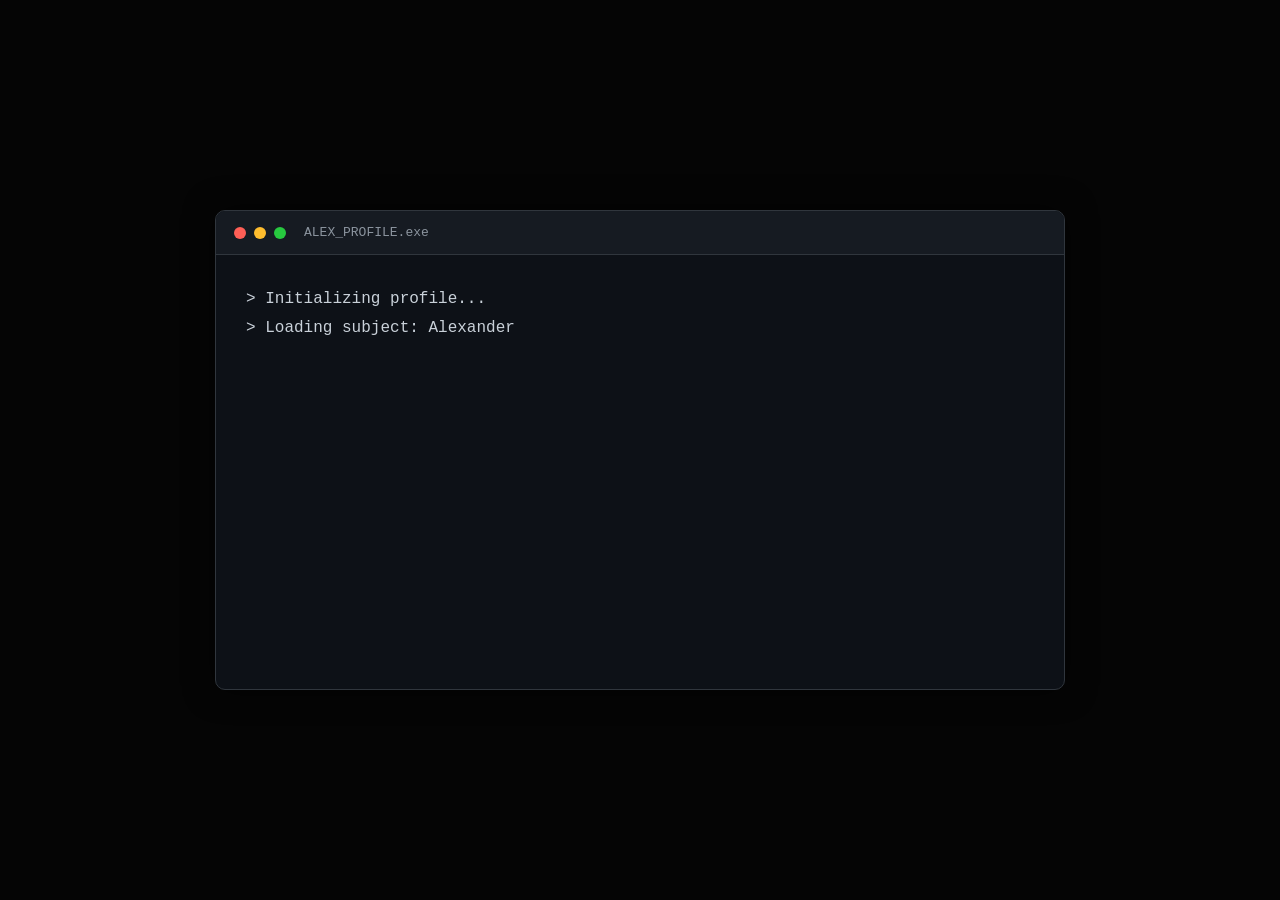
<file: index.html>
<!DOCTYPE html>
<html lang="en">
<head>
    <meta charset="UTF-8">
    <meta name="viewport" content="width=device-width, initial-scale=1.0">

    <title>Alex Profile</title>

    <link rel="stylesheet" href="style.css">
</head>
<body>

    <main class="terminal">
        <div class="terminal-header">
            <span class="dot red"></span>
            <span class="dot yellow"></span>
            <span class="dot green"></span>

            <span class="terminal-title">ALEX_PROFILE.exe</span>
        </div>

        <div class="terminal-content">
            <div id="terminal-text"></div>

            <div id="continue-container" class="hidden">
                <button id="continue-button">
                    READY... 
                </button>
            </div>
        </div>
    </main>

    <script src="script.js"></script>

</body>
</html>
</file>
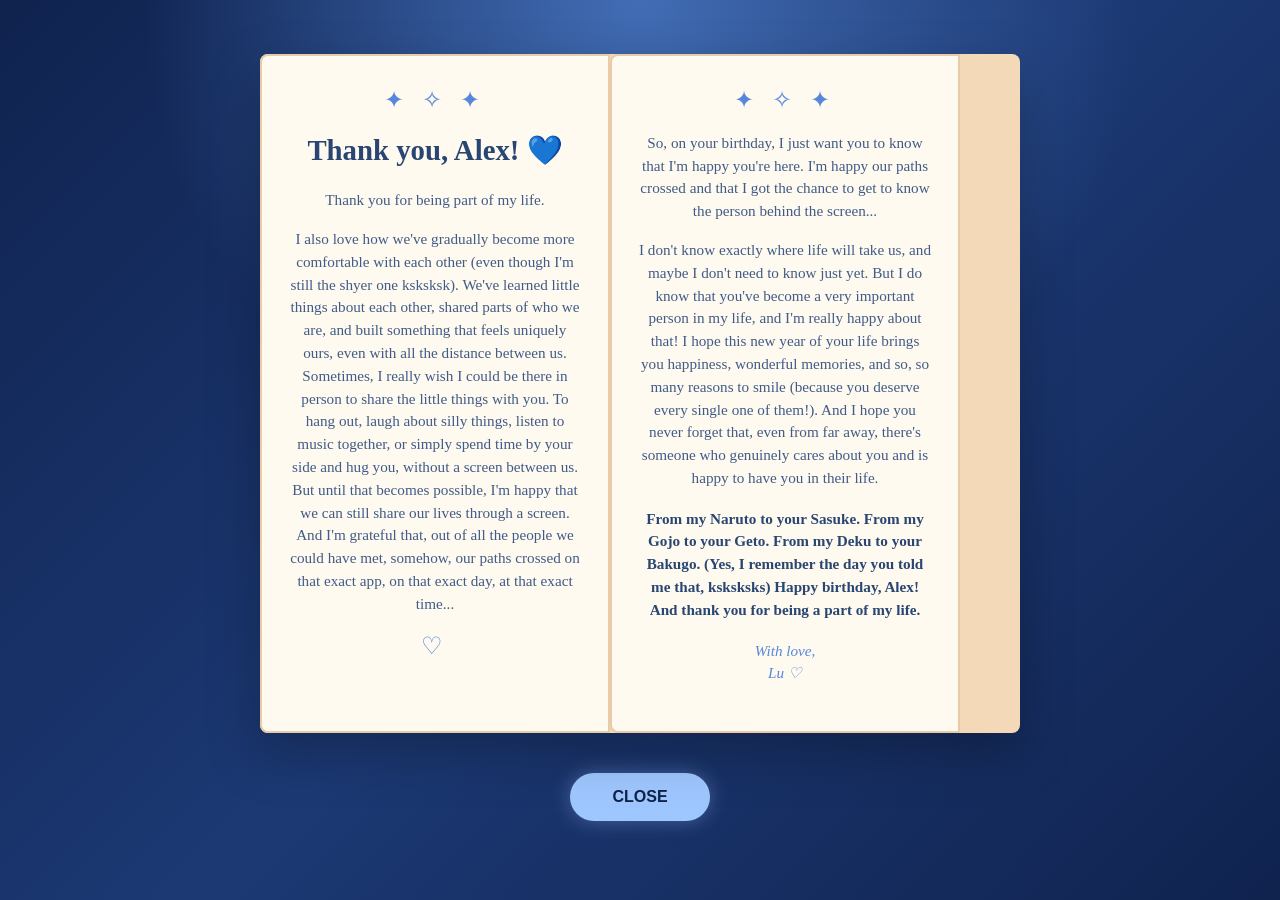
<file: final.html>
<!DOCTYPE html>
<html lang="pt-BR">
<head>
    <meta charset="UTF-8">
    <meta name="viewport" content="width=device-width, initial-scale=1.0">

    <title>One Last Message 💙</title>

    <link rel="stylesheet" href="final.css">
</head>

<body>
    <main class="final-page">

        <section class="card-container">

            <div class="birthday-card">

                <!-- Parte de trás do cartão -->
                <div class="card-back"></div>

                <!-- Parte interna esquerda -->
                <div class="card-inside left-page">
                    <div class="card-decoration">✦ ✧ ✦</div>

                    <h2>Thank you, Alex! 💙</h2>

                    <p>
                        Thank you for being part of my life.
                    </p>

                    <p>
                        I also love how we've gradually become more comfortable with each other (even though I'm still the shyer one ksksksk). We've learned little things about each other, shared parts of who we are, and built something that feels uniquely ours, even with all the distance between us.
Sometimes, I really wish I could be there in person to share the little things with you. To hang out, laugh about silly things, listen to music together, or simply spend time by your side and hug you, without a screen between us. But until that becomes possible, I'm happy that we can still share our lives through a screen. And I'm grateful that, out of all the people we could have met, somehow, our paths crossed on that exact app, on that exact day, at that exact time...

                    </p>

                    <div class="card-decoration">♡</div>
                </div>

                <!-- Parte interna direita -->
                <div class="card-inside left-page">
                    <div class="card-decoration">✦ ✧ ✦</div>

                    <p>
                        So, on your birthday, I just want you to know that I'm happy you're here. I'm happy our paths crossed and that I got the chance to get to know the person behind the screen...
                    </p>

                    <p>
                        I don't know exactly where life will take us, and maybe I don't need to know just yet. But I do know that you've become a very important person in my life, and I'm really happy about that!
I hope this new year of your life brings you happiness, wonderful memories, and so, so many reasons to smile (because you deserve every single one of them!). And I hope you never forget that, even from far away, there's someone who genuinely cares about you and is happy to have you in their life.

                    </p>

                    <p class="final-birthday">
                        From my Naruto to your Sasuke. From my Gojo to your Geto. From my Deku to your Bakugo. (Yes, I remember the day you told me that, ksksksks)
Happy birthday, Alex! And thank you for being a part of my life. 
                    </p>

                    <p class="signature">
                        With love,<br>
                        Lu ♡
                    </p>
                </div>

                <!-- Frente decorativa do cartão -->
          

                    <div class="front-decoration">✉️</div>
                </div>

            </div>

            <button id="finalize-btn">
                CLOSE
            </button>

        </section>

        <p id="close-message" class="close-message"></p>

    </main>

    <script src="final.js"></script>
</body>
</html>
</file>
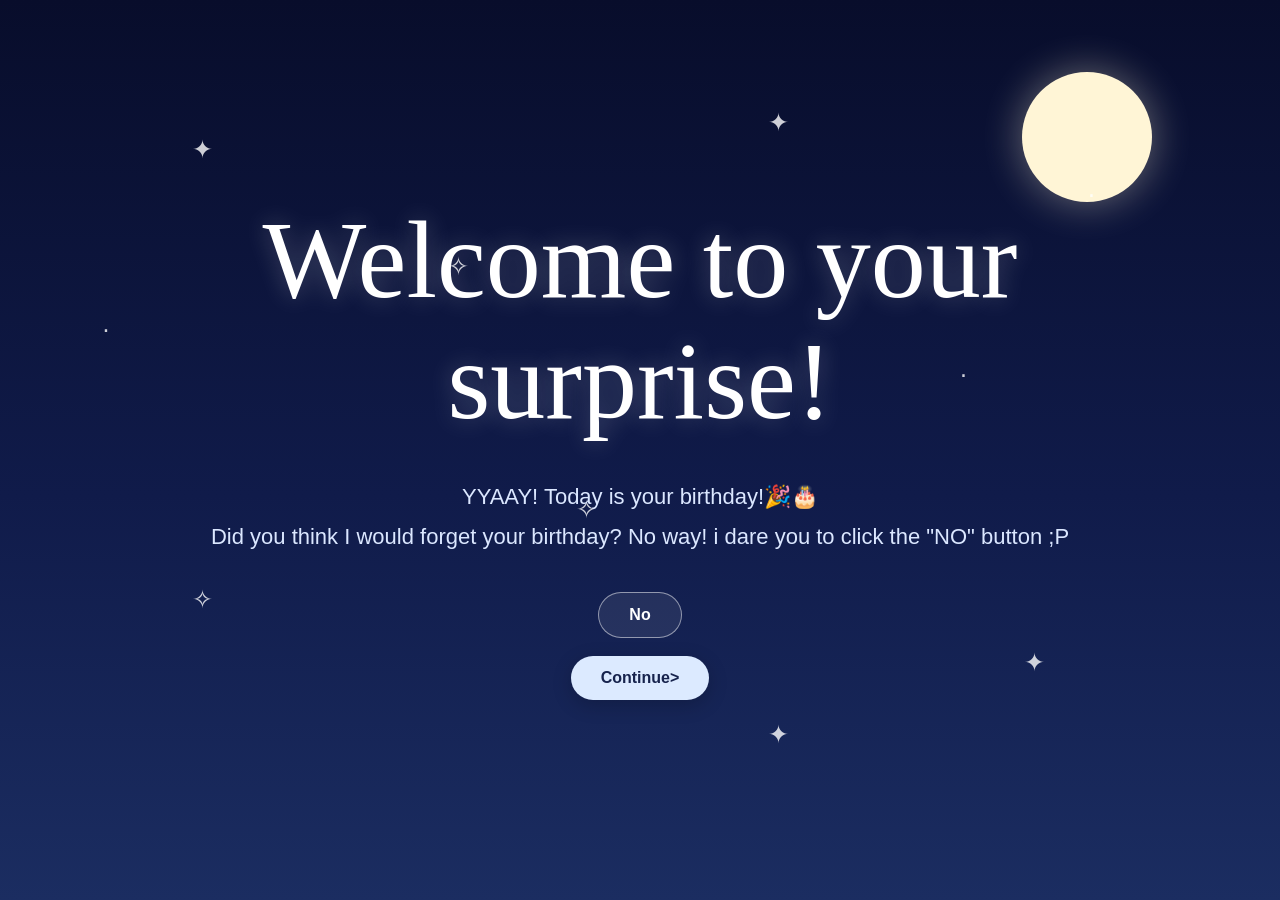
<file: page2.html>
<!DOCTYPE html>
<html lang="en">
<head>
    <meta charset="UTF-8">
    <meta name="viewport" content="width=device-width, initial-scale=1.0">

    <title>Welcome to your surprise</title>

    <link rel="stylesheet" href="page2.css">
</head>
<body>

    <main class="sky">

        <!-- Lua e estrelas -->
        <div class="moon"></div>

        <div class="stars">
            <span>✦</span>
            <span>✧</span>
            <span>✦</span>
            <span>·</span>
            <span>✧</span>
            <span>✦</span>
            <span>·</span>
            <span>✧</span>
            <span>✦</span>
            <span>·</span>
        </div>

        <!-- Nuvens animadas -->
        <div class="clouds">
            <div class="cloud cloud-one"></div>
            <div class="cloud cloud-two"></div>
            <div class="cloud cloud-three"></div>
        </div>

        <!-- Conteúdo principal -->
        <section class="welcome-content">

            <h1>Welcome to your surprise!</h1>

            <p class="birthday-message">
                YYAAY! Today is your birthday!🎉🎂<br>
                Did you think I would forget your birthday? No way!
                i dare you to click the "NO" button ;P
                
            </p>

            <div class="buttons-area">

                <button id="no-button">
                    No
                </button>

                <button id="continue-button">
                    Continue>
                </button>

            </div>

        </section>

    </main>

    <script src="page2.js"></script>

</body>
</html>
</file>
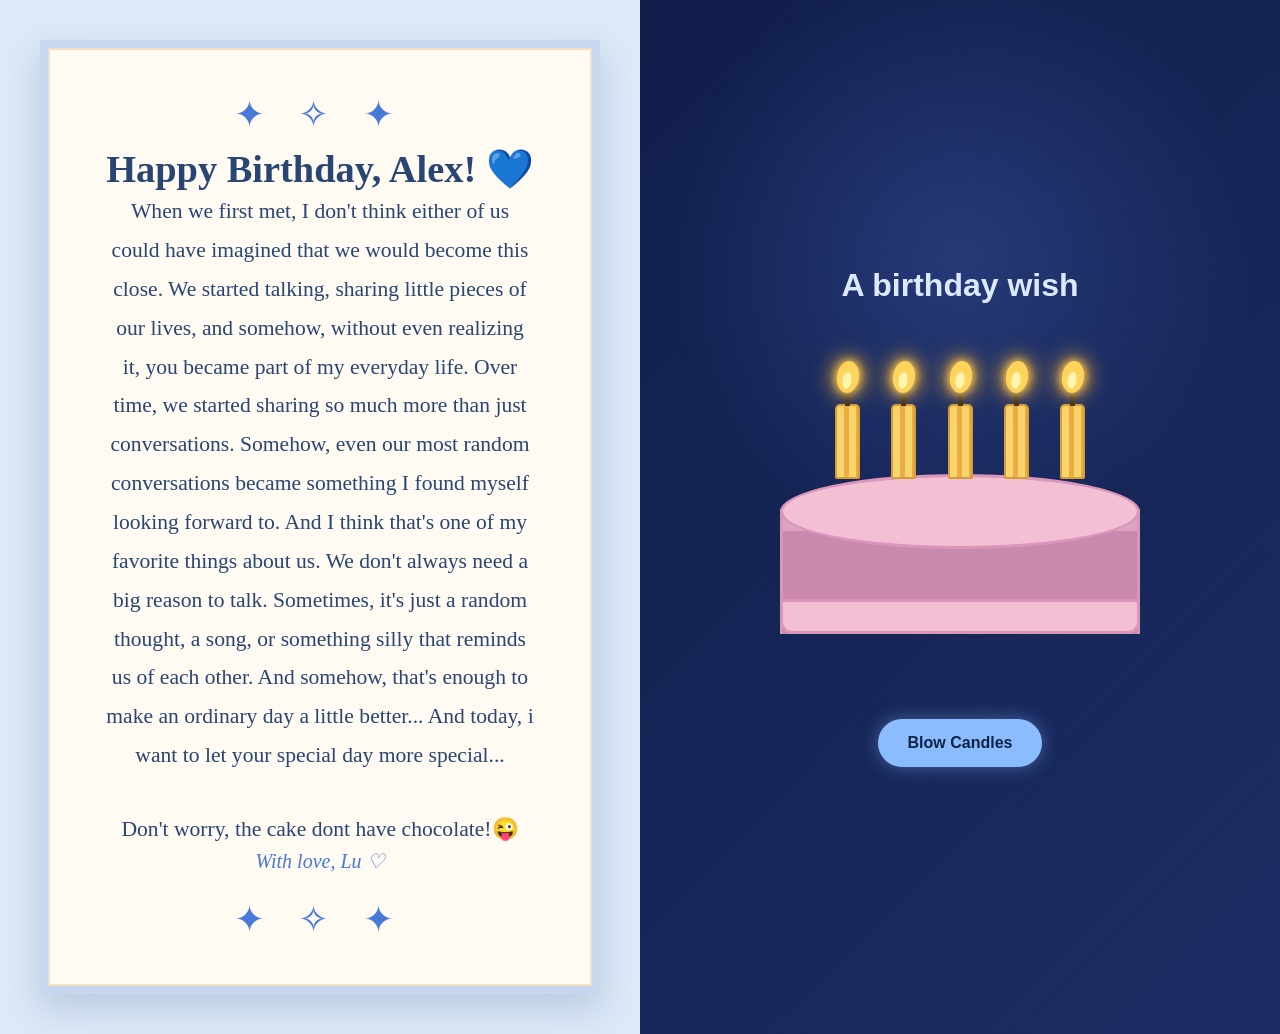
<file: page3.html>
<!DOCTYPE html>
<html lang="pt-BR">
<head>
    <meta charset="UTF-8">
    <meta name="viewport" content="width=device-width, initial-scale=1.0">

    <title>Happy Birthday, Alex! 🎂</title>

    <link rel="stylesheet" href="page3.css">
</head>

<body>
    <main class="birthday-page">

        <!-- LADO ESQUERDO: CARTÃO -->
        <section class="card-side">
            <div class="birthday-card">

                <div class="card-decoration top-decoration">
                    ✦ ✧ ✦
                </div>

                <h1>Happy Birthday, Alex! 💙</h1>


                <div class="personal-message">
                    <p>
                    When we first met, I don't think either of us could have imagined that we would become this close. We started talking, sharing little pieces of our lives, and somehow, without even realizing it, you became part of my everyday life.
Over time, we started sharing so much more than just conversations. Somehow, even our most random conversations became something I found myself looking forward to. And I think that's one of my favorite things about us. We don't always need a big reason to talk. Sometimes, it's just a random thought, a song, or something silly that reminds us of each other. And somehow, that's enough to make an ordinary day a little better...
And today, i want to let your special day more special...

                    </p>

                    <p>
                        Don't worry, the cake dont have chocolate!😜
                    </p>
                </div>

                <p class="signature">
                    With love, Lu ♡
                </p>

                <div class="card-decoration bottom-decoration">
                    ✦ ✧ ✦
                </div>

            </div>
        </section>


        <!-- LADO DIREITO: BOLO -->
        <section class="cake-side">

            <h2>A birthday wish</h2>

            <div class="cake">

                <!-- VELAS -->
                <div class="candles">

                    <div class="candle">
                        <div class="flame"></div>
                    </div>

                    <div class="candle">
                        <div class="flame"></div>
                    </div>

                    <div class="candle">
                        <div class="flame"></div>
                    </div>

                    <div class="candle">
                        <div class="flame"></div>
                    </div>

                    <div class="candle">
                        <div class="flame"></div>
                    </div>

                </div>

                <!-- BOLO -->
                <div class="cake-top"></div>
                <div class="cake-body"></div>
                <div class="cake-bottom"></div>

            </div>

            <!-- BOTÃO ABAIXO DO BOLO -->
            <button id="blow-candles-btn">
                Blow Candles
            </button>

        </section>

    </main>

    <script src="page3.js"></script>
</body>
</html>
</file>
<file: style.css>
/* Remove margens e facilita o controle dos tamanhos */
* {
    margin: 0;
    padding: 0;
    box-sizing: border-box;
}

/* Configura o corpo da página */
body {
    background-color: #050505;
    color: #d1d5db;
    font-family: "Courier New", monospace;

    min-height: 100vh;

    display: flex;
    justify-content: center;
    align-items: center;

    padding: 20px;
}

/* Janela principal do terminal */
.terminal {
    width: 100%;
    max-width: 850px;
    min-height: 480px;

    background-color: #0d1117;
    border: 1px solid #30363d;
    border-radius: 10px;

    box-shadow: 0 0 30px rgba(0, 0, 0, 0.6);

    overflow: hidden;
}

/* Barra superior */
.terminal-header {
    display: flex;
    align-items: center;
    gap: 8px;

    background-color: #161b22;
    border-bottom: 1px solid #30363d;

    padding: 14px 18px;
}

/* Bolinhas da janela */
.dot {
    width: 12px;
    height: 12px;
    border-radius: 50%;
}

.red {
    background-color: #ff5f56;
}

.yellow {
    background-color: #ffbd2e;
}

.green {
    background-color: #27c93f;
}

/* Título do terminal */
.terminal-title {
    margin-left: 10px;
    color: #8b949e;
    font-size: 13px;
}

/* Conteúdo */
.terminal-content {
    padding: 30px;
    min-height: 420px;

    font-size: 16px;
    line-height: 1.8;
}

/* Linhas adicionadas pelo JavaScript */
.terminal-line {
    color: #c9d1d9;
    white-space: pre-wrap;
}

/* Linhas de destaque */
.terminal-line.highlight {
    color: #7dd3fc;
}

/* Cursor piscando */
.cursor {
    display: inline-block;
    width: 9px;
    height: 18px;

    background-color: #7dd3fc;

    margin-left: 4px;
    vertical-align: middle;

    animation: blink 1s infinite;
}

@keyframes blink {
    0%, 50% {
        opacity: 1;
    }

    51%, 100% {
        opacity: 0;
    }
}

/* Botão de continuar */
#continue-container {
    margin-top: 35px;
    text-align: center;
}

#continue-button {
    background-color: transparent;
    color: #7dd3fc;

    border: 1px solid #7dd3fc;
    border-radius: 6px;

    padding: 12px 24px;

    font-family: "Courier New", monospace;
    font-size: 15px;
    font-weight: bold;

    cursor: pointer;

    transition: all 0.3s ease;
}

#continue-button:hover {
    background-color: #7dd3fc;
    color: #0d1117;
    box-shadow: 0 0 15px rgba(125, 211, 252, 0.4);
}

/* Classe para esconder o botão */
.hidden {
    display: none;
}

/* Ajustes para telas pequenas */
@media (max-width: 600px) {
    .terminal-content {
        padding: 20px;
        font-size: 13px;
    }

    .terminal {
        min-height: 420px;
    }
}
</file>
<file: final.css>
* {
    margin: 0;
    padding: 0;
    box-sizing: border-box;
}

body {
    min-height: 100vh;
    font-family: Georgia, "Times New Roman", serif;
    background:
        radial-gradient(circle at top, #426db5, transparent 45%),
        linear-gradient(135deg, #10234f, #1c3974, #10234f);
    color: #263f6d;
}


.final-page {
    min-height: 100vh;
    display: flex;
    flex-direction: column;
    align-items: center;
    justify-content: center;
    padding: 40px 20px;
    animation: pageAppear 1.8s ease;
}

.card-container {
    width: 100%;
    display: flex;
    flex-direction: column;
    align-items: center;
}


.birthday-card {
    width: 760px;
    max-width: 95vw;
    height: auto;
    min-height: 470px;

    position: relative;
    display: flex;
    align-items: stretch;

    perspective: 1200px;

    filter: drop-shadow(0 20px 25px rgba(0, 0, 0, 0.25));

    animation: cardAppear 1.5s ease;
}


.card-back {
    position: absolute;
    inset: 0;

    background: #f4d9b8;
    border-radius: 8px;

    z-index: 0;
}


.card-inside {
    width: 50%;
    min-width: 0;
    height: auto;

    position: relative;
    z-index: 2;

    padding: 30px 26px;

    background: #fffaf0;
    text-align: center;

    border: 2px solid #e8cba8;

    /* Evita que palavras longas estourem os limites */
    overflow-wrap: break-word;
    word-wrap: break-word;
}

/* Página esquerda */

.left-page {
    border-radius: 8px 0 0 8px;
}

/* Página direita */

.right-page {
    border-radius: 0 8px 8px 0;
}

/* Títulos */

.card-inside h2 {
    margin-bottom: 20px;

    color: #294572;
    font-size: 1.8rem;
    line-height: 1.3;
}

/* Textos */

.card-inside p {
    margin-bottom: 16px;

    color: #405b87;
    font-size: 0.95rem;
    line-height: 1.5;

    overflow-wrap: break-word;
}

/* Decorações */

.card-decoration {
    margin-bottom: 18px;

    color: #5787dc;
    font-size: 1.5rem;
    letter-spacing: 6px;
}

/* Mensagem especial de aniversário */

.final-birthday {
    margin-top: 18px;

    color: #294572 !important;
    font-weight: bold;
}

/* Assinatura */

.signature {
    margin-top: 18px;

    color: #5787dc !important;
    font-style: italic;
}


.card-front {
    width: 50%;
    min-width: 0;
    height: 100%;

    position: absolute;
    top: 0;
    right: 0;
    z-index: 5;

    display: flex;
    flex-direction: column;
    align-items: center;
    justify-content: center;

    padding: 30px;

    background: linear-gradient(135deg, #d9e8fa, #a9c9ee);
    border: 3px solid #91b5e4;
    border-radius: 0 8px 8px 0;

    text-align: center;

    transform-origin: left center;

    animation: openCard 2s ease forwards;
    animation-delay: 0.8s;
}


.card-front h1 {
    margin: 25px 0;

    color: #294572;
    font-size: 2.2rem;
    line-height: 1.35;
}


.front-decoration {
    font-size: 3rem;
}


#finalize-btn {
    margin-top: 40px;
    padding: 15px 42px;

    border: none;
    border-radius: 30px;

    background: #9fc7ff;
    color: #102347;

    font-family: Arial, sans-serif;
    font-size: 1rem;
    font-weight: bold;

    cursor: pointer;

    box-shadow: 0 0 20px rgba(159, 199, 255, 0.35);

    transition:
        transform 0.3s ease,
        background 0.3s ease;
}

#finalize-btn:hover {
    background: #c5ddff;
    transform: scale(1.08);
}

#finalize-btn:disabled {
    cursor: default;
    opacity: 0.7;
}


.close-message {
    width: 100%;
    max-width: 450px;

    margin-top: 25px;

    color: #dceaff;

    font-family: Arial, sans-serif;
    font-size: 0.95rem;
    line-height: 1.5;
    text-align: center;
}


@keyframes pageAppear {
    from {
        opacity: 0;
    }

    to {
        opacity: 1;
    }
}

@keyframes cardAppear {
    from {
        opacity: 0;
        transform: translateY(35px) scale(0.95);
    }

    to {
        opacity: 1;
        transform: translateY(0) scale(1);
    }
}

@keyframes openCard {
    from {
        transform: rotateY(-90deg);
        opacity: 0;
    }

    to {
        transform: rotateY(0deg);
        opacity: 1;
    }
}


@media (max-width: 700px) {

    .final-page {
        justify-content: flex-start;
        padding: 25px 12px;
    }

    .birthday-card {
        width: 95vw;
        max-width: 480px;
        min-height: 0;
        height: auto;

        flex-direction: column;
    }

    .card-inside {
        width: 100%;
        height: auto;
        min-height: 0;

        padding: 28px 22px;

        border-radius: 8px;
    }

    .card-inside h2 {
        font-size: 1.6rem;
    }

    .card-inside p {
        font-size: 0.95rem;
        line-height: 1.6;
    }

    .card-front {
        width: 100%;
        height: auto;
        min-height: 300px;

        position: relative;
        top: auto;
        right: auto;

        border-radius: 8px;

        animation: none;
    }

    .card-back {
        display: none;
    }

    .card-front h1 {
        font-size: 1.8rem;
    }

    #finalize-btn {
        margin-top: 28px;
    }

    .close-message {
        font-size: 0.9rem;
    }
}


@media (max-width: 380px) {

    .card-inside {
        padding: 24px 17px;
    }

    .card-inside h2 {
        font-size: 1.4rem;
    }

    .card-inside p {
        font-size: 0.9rem;
    }

    .card-decoration {
        font-size: 1.3rem;
        letter-spacing: 4px;
    }

    #finalize-btn {
        padding: 13px 30px;
    }
}
</file>
<file: page2.css>
* {
    margin: 0;
    padding: 0;
    box-sizing: border-box;
}

html,
body {
    width: 100%;
    min-height: 100%;
}

body {
    overflow: hidden;
    font-family: "Trebuchet MS", sans-serif;
    background: #080d2b;
}

/* Céu */
.sky {
    position: relative;
    width: 100%;
    min-height: 100vh;
    overflow: hidden;

    background-color: #080d2b;
    background: linear-gradient(
        180deg,
        #080d2b 0%,
        #101b4a 55%,
        #1b2d61 100%
    );

    display: flex;
    justify-content: center;
    align-items: center;
}

/* Lua */
.moon {
    position: absolute;
    top: 8%;
    right: 10%;

    width: 130px;
    height: 130px;

    background: #fff5d6;
    border-radius: 50%;

    box-shadow: 0 0 40px rgba(255, 245, 214, 0.4);
}

/* Estrelas */
.stars {
    position: absolute;
    inset: 0;
    pointer-events: none;
}

.stars span {
    position: absolute;
    color: white;
    font-size: 25px;
    opacity: 0.8;

    animation: twinkle 3s ease-in-out infinite;
}

.stars span:nth-child(1) {
    top: 15%;
    left: 15%;
}

.stars span:nth-child(2) {
    top: 28%;
    left: 35%;
}

.stars span:nth-child(3) {
    top: 12%;
    left: 60%;
}

.stars span:nth-child(4) {
    top: 40%;
    left: 75%;
}

.stars span:nth-child(5) {
    top: 65%;
    left: 15%;
}

.stars span:nth-child(6) {
    top: 72%;
    left: 80%;
}

.stars span:nth-child(7) {
    top: 20%;
    left: 85%;
}

.stars span:nth-child(8) {
    top: 55%;
    left: 45%;
}

.stars span:nth-child(9) {
    top: 80%;
    left: 60%;
}

.stars span:nth-child(10) {
    top: 35%;
    left: 8%;
}

@keyframes twinkle {
    0%, 100% {
        opacity: 0.3;
        transform: scale(0.8);
    }

    50% {
        opacity: 1;
        transform: scale(1.2);
    }
}

/* Nuvens */
.clouds {
    position: absolute;
    inset: 0;
    pointer-events: none;
}

.cloud {
    position: absolute;

    width: 230px;
    height: 65px;

    background: #526fa8;
    border-radius: 100px;

    opacity: 0.55;
    filter: blur(1px);

    animation: moveClouds 35s linear infinite;
}

.cloud::before,
.cloud::after {
    content: "";

    position: absolute;
    bottom: 0;

    background: #526fa8;
    border-radius: 50%;
}

.cloud::before {
    width: 100px;
    height: 100px;
    left: 35px;
}

.cloud::after {
    width: 120px;
    height: 120px;
    right: 25px;
}

.cloud-one {
    top: 25%;
    left: -250px;
    animation-duration: 38s;
}

.cloud-two {
    top: 55%;
    left: -300px;
    animation-duration: 48s;
    animation-delay: 8s;
}

.cloud-three {
    top: 75%;
    left: -280px;
    animation-duration: 55s;
    animation-delay: 15s;
}

@keyframes moveClouds {
    from {
        transform: translateX(0);
    }

    to {
        transform: translateX(calc(100vw + 500px));
    }
}

/* Conteúdo central */
.welcome-content {
    position: relative;
    z-index: 10;

    width: 100%;
    min-height: 100vh;
    padding: 30px;

    display: flex;
    flex-direction: column;
    justify-content: center;
    align-items: center;

    text-align: center;
    color: white;

    animation: appear 2s ease;
}

/* Título grande */
.welcome-content h1 {
    font-family: Georgia, serif;
    font-size: clamp(48px, 9vw, 110px);
    font-weight: normal;
    line-height: 1.1;

    max-width: 1100px;

    text-shadow: 0 0 25px rgba(255, 255, 255, 0.25);

    margin-bottom: 35px;
}

/* Mensagem */
.birthday-message {
    font-size: clamp(16px, 2vw, 22px);
    line-height: 1.8;

    color: #dbe7ff;

    margin-bottom: 35px;
}

/* Botões */
.buttons-area {
    display: flex;
    flex-direction: column;
    align-items: center;
    gap: 18px;
}

.buttons-area button {
    font-family: "Trebuchet MS", sans-serif;
    font-size: 16px;
    font-weight: bold;

    padding: 13px 30px;

    border-radius: 30px;
    cursor: pointer;
}

#no-button {
    position: relative;

    color: white;
    background: rgba(255, 255, 255, 0.08);
    border: 1px solid rgba(255, 255, 255, 0.5);
}

#continue-button {
    color: #17234d;
    background: #dceaff;
    border: none;

    box-shadow: 0 5px 20px rgba(0, 0, 0, 0.2);
}

#continue-button:hover {
    background: white;
}

@keyframes appear {
    from {
        opacity: 0;
        transform: translateY(20px);
    }

    to {
        opacity: 1;
        transform: translateY(0);
    }
}

@media (max-width: 600px) {
    .moon {
        width: 75px;
        height: 75px;
        top: 8%;
        right: 8%;
    }

    .welcome-content h1 {
        font-size: 42px;
    }

    .birthday-message {
        font-size: 15px;
    }
}
</file>
<file: page3.css>
* {
    margin: 0;
    padding: 0;
    box-sizing: border-box;
}

body {
    min-height: 100vh;
    font-family: Georgia, "Times New Roman", serif;
    overflow-x: hidden;
}

.birthday-page {
    min-height: 100vh;

    display: flex;
    flex-direction: row;
}

/* =========================
   LADO DO CARTÃO
========================= */

.card-side {
    width: 50%;
    min-height: 100vh;

    display: flex;
    align-items: center;
    justify-content: center;

    padding: 40px;

    background: #dce9f8;
}

.birthday-card {
    width: 100%;
    max-width: 600px;
    min-height: 700px;

    display: flex;
    flex-direction: column;
    align-items: center;
    justify-content: space-between;

    padding: 45px 55px;

    text-align: center;

    background: #fffaf2;
    border: 8px solid #c5d8ef;

    box-shadow:
        0 15px 35px rgba(35, 65, 110, 0.18),
        inset 0 0 0 2px #f1dfc7;
}

.birthday-card h1 {
    color: #294572;
    font-size: clamp(2rem, 3vw, 3.3rem);
    line-height: 1.2;
}

.card-decoration {
    color: #4779d9;
    font-size: 2.3rem;
    letter-spacing: 12px;
}

.top-decoration {
    margin-bottom: 10px;
}

.bottom-decoration {
    margin-top: 25px;
}

.personal-message {
    max-width: 430px;

    color: #294572;
    font-size: 1.35rem;
    line-height: 1.8;
}

.personal-message p + p {
    margin-top: 35px;
}

.signature {
    color: #4779d9;
    font-size: 1.25rem;
    font-style: italic;
}

/* =========================
   LADO DO BOLO
========================= */

.cake-side {
    width: 50%;
    min-height: 100vh;

    display: flex;
    flex-direction: column;
    align-items: center;
    justify-content: center;

    padding: 40px;

    background:
        radial-gradient(circle at 50% 25%, #263a78, transparent 35%),
        linear-gradient(135deg, #111e4c, #1b2d63);

    position: relative;
}

.cake-side h2 {
    margin-bottom: 100px;

    color: #dce9ff;
    font-family: Arial, sans-serif;
    font-size: clamp(1.5rem, 2.5vw, 2.2rem);
    text-align: center;
}

/* =========================
   BOLO
========================= */

.cake {
    width: 360px;
    height: 260px;

    position: relative;

    display: flex;
    flex-direction: column;
    align-items: center;
}

/* Parte superior oval do bolo */
.cake-top {
    width: 360px;
    height: 75px;

    position: absolute;
    top: 70px;
    left: 0;
    z-index: 3;

    background: #f2bfd5;

    border: 3px solid #d996b8;
    border-radius: 50%;
}

/* Corpo principal do bolo */
.cake-body {
    width: 360px;
    height: 125px;

    position: absolute;
    top: 105px;
    left: 0;
    z-index: 2;

    background: #c889ad;

    border-left: 3px solid #d996b8;
    border-right: 3px solid #d996b8;
}

/* Base/parte inferior decorativa */
.cake-bottom {
    width: 360px;
    height: 35px;

    position: absolute;
    top: 195px;
    left: 0;
    z-index: 4;

    background: #f2bfd5;

    border: 3px solid #d996b8;
    border-radius: 0 0 12px 12px;
}

/* Pequeno detalhe de cobertura */
.cake-body::before {
    content: "";

    position: absolute;
    top: 0;
    left: 0;

    width: 100%;
    height: 22px;

    background: #dca4c1;
}

/* =========================
   VELAS
========================= */

.candles {
    width: 250px;

    position: absolute;
    top: 0;
    left: 55px;
    z-index: 5;

    display: flex;
    justify-content: space-between;
    align-items: flex-end;
}

.candle {
    width: 25px;
    height: 75px;

    position: relative;

    background:
        repeating-linear-gradient(
            90deg,
            #f6d56d 0,
            #f6d56d 7px,
            #e9ad43 7px,
            #e9ad43 12px
        );

    border: 2px solid #d99b36;
    border-radius: 5px 5px 2px 2px;
}

.candle::before {
    content: "";

    width: 5px;
    height: 12px;

    position: absolute;
    top: -12px;
    left: 8px;

    background: #33251e;
    border-radius: 50% 50% 0 0;
}

/* Chamas */
.flame {
    width: 22px;
    height: 32px;

    position: absolute;
    top: -45px;
    left: 0;

    background: #ffd45c;

    border-radius: 50% 50% 50% 50%;

    box-shadow:
        0 0 8px #ffd45c,
        0 0 18px #ffb52e,
        0 0 28px rgba(255, 181, 46, 0.8);

    transform: rotate(8deg);

    animation: flicker 0.7s infinite alternate;
}

.flame::after {
    content: "";

    width: 9px;
    height: 17px;

    position: absolute;
    bottom: 4px;
    left: 6px;

    background: #fff4b0;
    border-radius: 50%;
}

@keyframes flicker {
    0% {
        transform: translateY(0) rotate(8deg) scale(1);
    }

    50% {
        transform: translateY(-3px) rotate(-5deg) scale(1.08);
    }

    100% {
        transform: translateY(1px) rotate(6deg) scale(0.95);
    }
}

/* =========================
   BOTÃO
========================= */

#blow-candles-btn {
    margin-top: 55px;

    padding: 15px 30px;

    border: none;
    border-radius: 30px;

    background: #8bbcff;
    color: #102347;

    font-family: Arial, sans-serif;
    font-size: 1rem;
    font-weight: bold;

    cursor: pointer;

    box-shadow: 0 0 18px rgba(139, 188, 255, 0.4);

    transition:
        transform 0.3s ease,
        background 0.3s ease;
}

#blow-candles-btn:hover {
    background: #b8d6ff;
    transform: scale(1.08);
}

#blow-candles-btn:disabled {
    cursor: default;
    opacity: 0.8;
}

/* =========================
   APAGAR AS VELAS
========================= */

.cake-side.candles-blown .flame {
    animation: none;
    opacity: 0;
    transform: scale(0);
    transition:
        opacity 0.5s ease,
        transform 0.5s ease;
}

/* =========================
   TRANSIÇÃO PARA A ÚLTIMA PÁGINA
========================= */

.page-fade-out {
    animation: fadeToBlack 2.5s ease forwards;
}

@keyframes fadeToBlack {
    from {
        opacity: 1;
    }

    to {
        opacity: 0;
        background: #000;
    }
}

/* =========================
   RESPONSIVIDADE
========================= */

@media (max-width: 900px) {
    .birthday-page {
        flex-direction: column;
    }

    .card-side,
    .cake-side {
        width: 100%;
        min-height: 100vh;
    }

    .birthday-card {
        min-height: 600px;
    }

    .cake-side h2 {
        margin-bottom: 80px;
    }
}

@media (max-width: 500px) {
    .card-side,
    .cake-side {
        padding: 25px 15px;
    }

    .birthday-card {
        padding: 35px 20px;
    }

    .cake {
        transform: scale(0.8);
        transform-origin: center;
        margin-bottom: -35px;
    }

    .personal-message {
        font-size: 1.1rem;
    }
}
</file>
